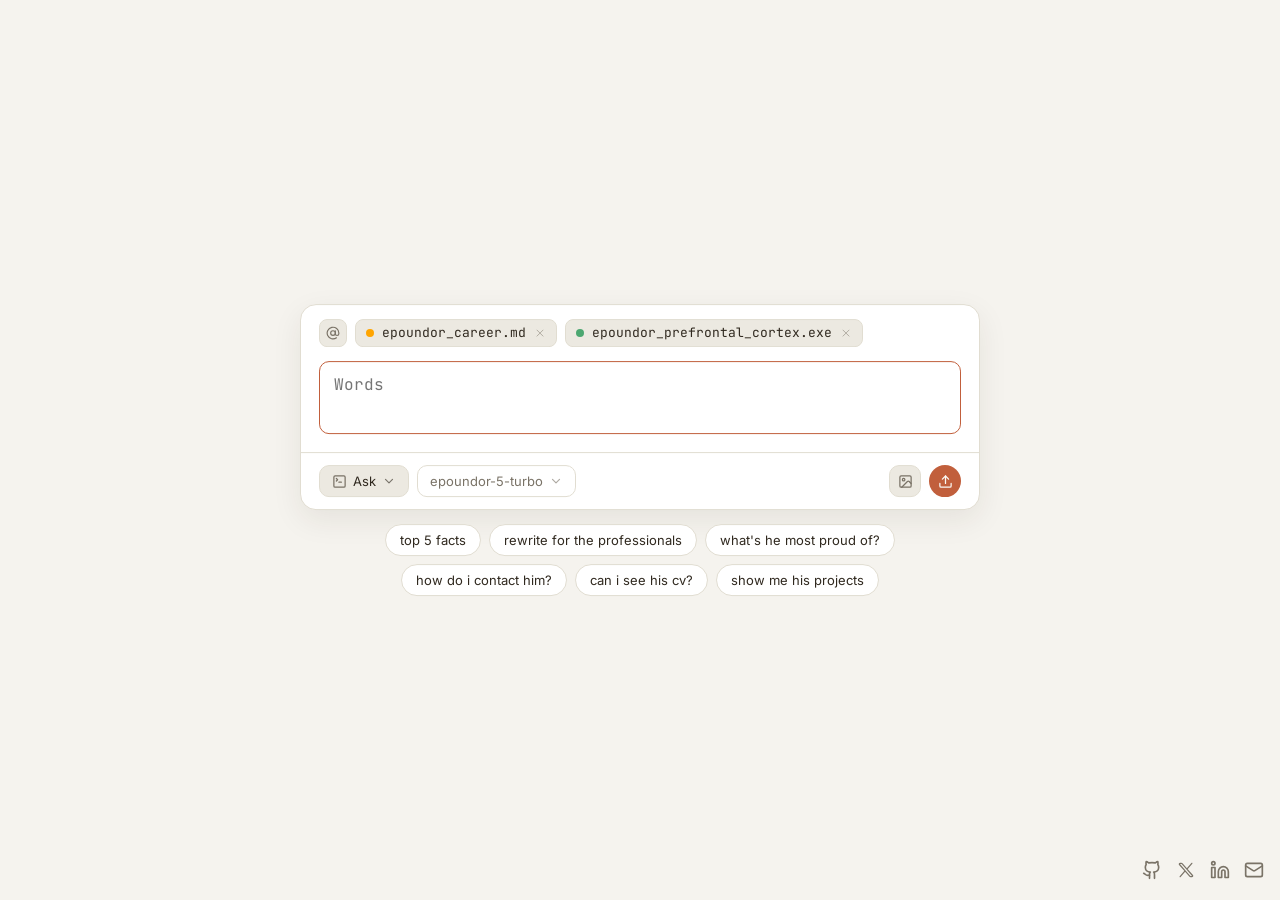
<file: index.html>
<!doctype html>
<html lang="en">
  <head>
    <meta charset="utf-8" />
    <meta name="viewport" content="width=device-width, initial-scale=1" />
    <title>Epoundor Freedauss TANDA</title>
    <meta
      name="description"
      content="Software engineer, professional bug creator"
    />
    <link rel="icon" type="image/svg+xml" href="favicon.png" />
    <link rel="preconnect" href="https://fonts.googleapis.com" />
    <link rel="preconnect" href="https://fonts.gstatic.com" crossorigin />
    <link
      href="https://fonts.googleapis.com/css2?family=Fraunces:opsz,wght@9..144,400;9..144,500;9..144,600&family=Inter:wght@400;500;600&family=JetBrains+Mono:wght@400;500&display=swap"
      rel="stylesheet"
    />

    <link rel="stylesheet" href="style.css" />
  </head>
  <body>
    <main class="stage">
      <div class="thread" id="thread" aria-live="polite"></div>

      <div class="prompt-wrap" id="promptWrap">
        <form class="prompt-box" id="promptForm">
          <div class="chip-row">
            <span class="at-icon" aria-hidden="true">
              <svg
                viewBox="0 0 24 24"
                fill="none"
                stroke="currentColor"
                stroke-width="2"
                stroke-linecap="round"
                stroke-linejoin="round"
              >
                <circle cx="12" cy="12" r="4"></circle>
                <path d="M16 8v5a3 3 0 0 0 6 0v-1a10 10 0 1 0-4 8"></path>
              </svg>
            </span>
            <span class="file-chip">
              <span class="dot orange"></span>
              <span class="chip-name">epoundor_career.md</span>
              <svg
                class="x-icon"
                viewBox="0 0 24 24"
                fill="none"
                stroke="currentColor"
                stroke-width="2"
                stroke-linecap="round"
                stroke-linejoin="round"
                aria-hidden="true"
              >
                <path d="M18 6 6 18"></path>
                <path d="m6 6 12 12"></path>
              </svg>
            </span>
            <span class="file-chip">
              <span class="dot"></span>
              <span class="chip-name">epoundor_prefrontal_cortex.exe</span>
              <svg
                class="x-icon"
                viewBox="0 0 24 24"
                fill="none"
                stroke="currentColor"
                stroke-width="2"
                stroke-linecap="round"
                stroke-linejoin="round"
                aria-hidden="true"
              >
                <path d="M18 6 6 18"></path>
                <path d="m6 6 12 12"></path>
              </svg>
            </span>
          </div>

          <textarea id="promptInput" placeholder="Words" rows="2"></textarea>

          <div class="controls-row">
            <div class="left-controls">
              <button type="button" class="pill" disabled>
                <svg
                  viewBox="0 0 24 24"
                  fill="none"
                  stroke="currentColor"
                  stroke-width="2"
                  stroke-linecap="round"
                  stroke-linejoin="round"
                  class="pill-icon"
                  aria-hidden="true"
                >
                  <path d="m7 11 2-2-2-2"></path>
                  <path d="M11 13h4"></path>
                  <rect width="18" height="18" x="3" y="3" rx="2" ry="2"></rect>
                </svg>
                <span>Ask</span>
                <svg
                  viewBox="0 0 24 24"
                  fill="none"
                  stroke="currentColor"
                  stroke-width="2"
                  stroke-linecap="round"
                  stroke-linejoin="round"
                  class="chevron"
                  aria-hidden="true"
                >
                  <path d="m6 9 6 6 6-6"></path>
                </svg>
              </button>
              <button type="button" class="pill ghost" disabled>
                <span>epoundor-5-turbo</span>
                <svg
                  viewBox="0 0 24 24"
                  fill="none"
                  stroke="currentColor"
                  stroke-width="2"
                  stroke-linecap="round"
                  stroke-linejoin="round"
                  class="chevron"
                  aria-hidden="true"
                >
                  <path d="m6 9 6 6 6-6"></path>
                </svg>
              </button>
            </div>
            <div class="right-controls">
              <button
                type="button"
                class="icon-btn"
                disabled
                aria-label="image"
              >
                <svg
                  viewBox="0 0 24 24"
                  fill="none"
                  stroke="currentColor"
                  stroke-width="2"
                  stroke-linecap="round"
                  stroke-linejoin="round"
                  aria-hidden="true"
                >
                  <rect width="18" height="18" x="3" y="3" rx="2" ry="2"></rect>
                  <circle cx="9" cy="9" r="2"></circle>
                  <path d="m21 15-3.086-3.086a2 2 0 0 0-2.828 0L6 21"></path>
                </svg>
              </button>
              <button type="submit" class="send-btn" aria-label="send">
                <svg
                  viewBox="0 0 24 24"
                  fill="none"
                  stroke="currentColor"
                  stroke-width="2"
                  stroke-linecap="round"
                  stroke-linejoin="round"
                  aria-hidden="true"
                >
                  <path d="M12 3v12"></path>
                  <path d="m17 8-5-5-5 5"></path>
                  <path d="M21 15v4a2 2 0 0 1-2 2H5a2 2 0 0 1-2-2v-4"></path>
                </svg>
              </button>
            </div>
          </div>
        </form>

        <div class="suggestions" id="suggestions">
          <button
            type="button"
            class="suggestion-chip"
            data-prompt="top 5 facts"
          >
            top 5 facts
          </button>
          <button
            type="button"
            class="suggestion-chip"
            data-prompt="rewrite for the professionals"
          >
            rewrite for the professionals
          </button>
          <button
            type="button"
            class="suggestion-chip"
            data-prompt="what's he most proud of?"
          >
            what's he most proud of?
          </button>
          <button
            type="button"
            class="suggestion-chip"
            data-prompt="how do i contact him?"
          >
            how do i contact him?
          </button>
          <button
            type="button"
            class="suggestion-chip"
            data-prompt="can i see his cv?"
          >
            can i see his cv?
          </button>
          <button
            type="button"
            class="suggestion-chip"
            data-prompt="show me his projects"
          >
            show me his projects
          </button>
        </div>
      </div>
    </main>

    <nav class="social-nav" id="socialNav">
      <a
        href="https://github.com/epoundor"
        target="_blank"
        rel="noopener noreferrer"
        class="social-link"
        aria-label="GitHub"
      >
        <svg
          viewBox="0 0 24 24"
          fill="none"
          stroke="currentColor"
          stroke-width="2"
          stroke-linecap="round"
          stroke-linejoin="round"
          aria-hidden="true"
        >
          <path
            d="M15 22v-4a4.8 4.8 0 0 0-1-3.5c3 0 6-2 6-5.5.08-1.25-.27-2.48-1-3.5.28-1.15.28-2.35 0-3.5 0 0-1 0-3 1.5-2.64-.5-5.36-.5-8 0C6 2 5 2 5 2c-.3 1.15-.3 2.35 0 3.5A5.403 5.403 0 0 0 4 9c0 3.5 3 5.5 6 5.5-.39.49-.68 1.05-.85 1.65-.17.6-.22 1.23-.15 1.85v4"
          ></path>
          <path d="M9 18c-4.51 2-5-2-7-2"></path>
        </svg>
      </a>
      <a
        href="https://x.com/epoundev"
        target="_blank"
        rel="noopener noreferrer"
        class="social-link"
        aria-label="X"
      >
        <svg
          viewBox="0 0 24 24"
          fill="none"
          stroke="currentColor"
          stroke-width="2"
          stroke-linecap="round"
          stroke-linejoin="round"
          aria-hidden="true"
        >
          <path
            fill="none"
            stroke="currentColor"
            stroke-linecap="round"
            stroke-linejoin="round"
            stroke-width="1.5"
            d="m19 4l-5.93 6.93M5 20l5.93-6.93m2.14-2.14L7.275 4.343A1.06 1.06 0 0 0 6.481 4H5.007c-.836 0-1.307.85-.793 1.435l6.716 7.635l5.795 6.587c.19.216.483.343.794.343h1.474c.836 0 1.307-.85.793-1.435z"
          />
        </svg>
      </a>
      <a
        href="https://www.linkedin.com/in/freedauss-epoundor-tanda/"
        target="_blank"
        rel="noopener noreferrer"
        class="social-link"
        aria-label="LinkedIn"
      >
        <svg
          viewBox="0 0 24 24"
          fill="none"
          stroke="currentColor"
          stroke-width="2"
          stroke-linecap="round"
          stroke-linejoin="round"
          aria-hidden="true"
        >
          <path
            d="M16 8a6 6 0 0 1 6 6v7h-4v-7a2 2 0 0 0-2-2 2 2 0 0 0-2 2v7h-4v-7a6 6 0 0 1 6-6z"
          ></path>
          <rect width="4" height="12" x="2" y="9"></rect>
          <circle cx="4" cy="4" r="2"></circle>
        </svg>
      </a>
      <a
        href="mailto:freedausstanda@gmail.com"
        class="social-link"
        aria-label="Email"
      >
        <svg
          viewBox="0 0 24 24"
          fill="none"
          stroke="currentColor"
          stroke-width="2"
          stroke-linecap="round"
          stroke-linejoin="round"
          aria-hidden="true"
        >
          <rect width="20" height="16" x="2" y="4" rx="2"></rect>
          <path d="m22 7-8.97 5.7a1.94 1.94 0 0 1-2.06 0L2 7"></path>
        </svg>
      </a>
    </nav>

    <script type="module" src="projects.js"></script>
    <script type="module" src="script.js"></script>
  </body>
</html>
</file>
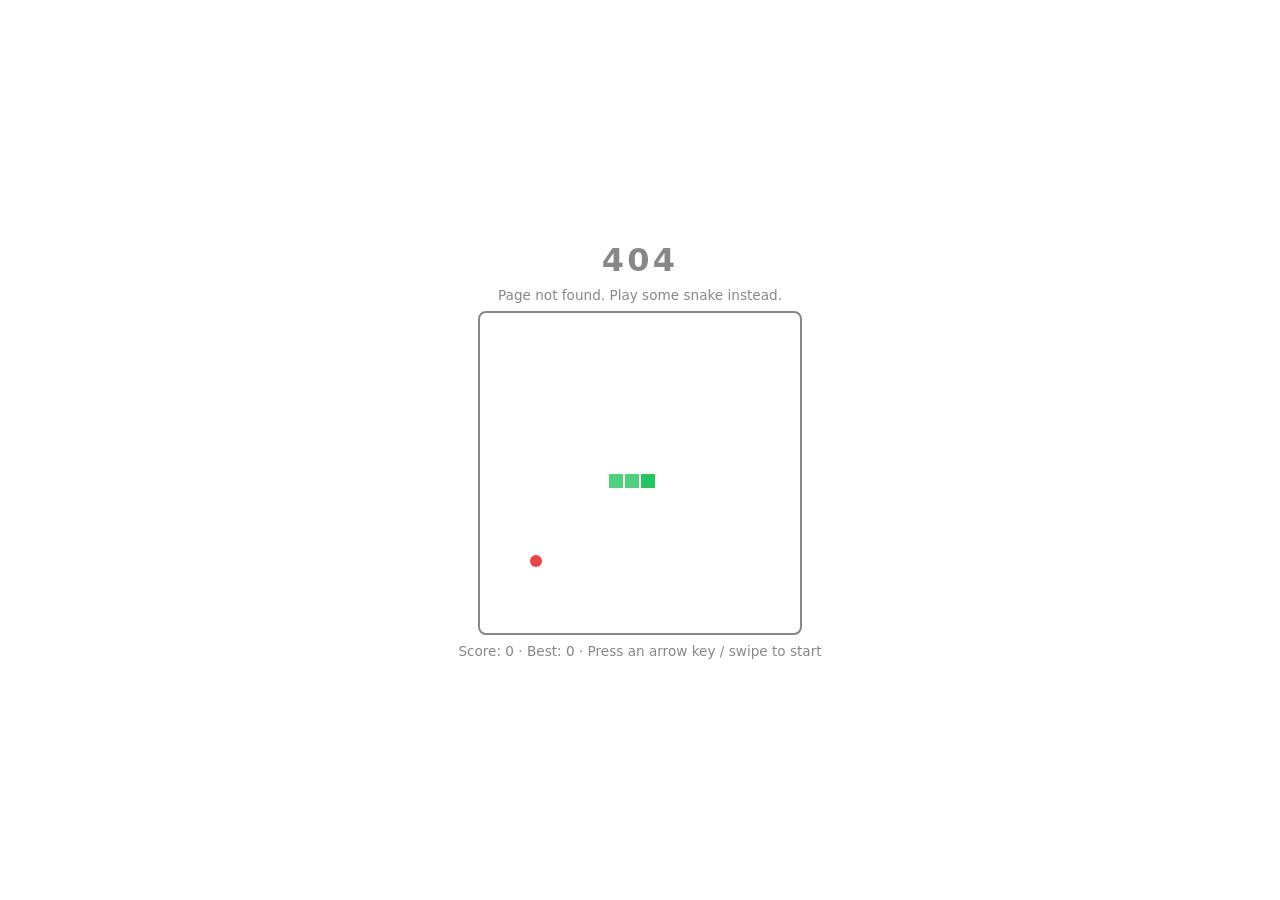
<file: 404/snake.html>
<!DOCTYPE html>
<html lang="en">
<head>
  <meta charset="UTF-8">
  <meta name="viewport" content="width=device-width, initial-scale=1.0">
  <title>404 – Snake</title>
  <style>
    :root {
      --text: #888;
      --border: #888;
      --bg: transparent;
    }
    html, body {
      margin: 0;
      height: 100%;
      background: var(--bg);
      font-family: system-ui, -apple-system, sans-serif;
      color: var(--text);
    }
    body {
      display: flex;
      flex-direction: column;
      align-items: center;
      justify-content: center;
      gap: 8px;
      user-select: none;
      touch-action: none;
    }
    h1 { margin: 0; font-size: 2rem; letter-spacing: .1em; }
    p { margin: 0; font-size: .85rem; }
    canvas {
      background: transparent;
      border: 2px solid var(--border);
      border-radius: 8px;
      max-width: 92vw;
      max-height: 70vh;
    }
  </style>
</head>
<body>
  <h1>404</h1>
  <p>Page not found. Play some snake instead.</p>
  <canvas id="c" width="320" height="320"></canvas>
  <p id="info">Score: 0 · Press an arrow key / swipe to start</p>

<script>
  const canvas = document.getElementById('c');
  const ctx = canvas.getContext('2d');
  const info = document.getElementById('info');
  const CELL = 16;

  // Style/config via URL params, e.g. ?snake=ff0000&food=ffff00&speed=80&grid=24&title=0
  // Colors: hex without '#' (ff0000, f00) or any CSS color name/function (encoded).
  const params = new URLSearchParams(location.search);
  const color = (key, fallback) => {
    let v = (params.get(key) || '').trim();
    if (/^([0-9a-f]{3,4}|[0-9a-f]{6}|[0-9a-f]{8})$/i.test(v)) v = '#' + v;
    return v && CSS.supports('color', v) ? v : fallback;
  };
  const num = (key, fallback, min, max) => {
    const n = parseInt(params.get(key), 10);
    return Number.isFinite(n) ? Math.min(max, Math.max(min, n)) : fallback;
  };
  const off = key => ['0', 'false', 'no'].includes(params.get(key));

  const SNAKE_COLOR = color('snake', '#22c55e');
  const FOOD_COLOR = color('food', '#ef4444');
  const SPEED = num('speed', 110, 30, 500); // ms per tick
  const rootStyle = document.documentElement.style;
  rootStyle.setProperty('--text', color('text', '#888'));
  rootStyle.setProperty('--border', color('border', '#888'));
  rootStyle.setProperty('--bg', color('bg', 'transparent'));
  if (off('title')) document.querySelector('h1').hidden = document.querySelector('p').hidden = true;
  if (off('border')) canvas.style.border = 'none';
  const N = num('grid', 20, 8, 40); // cells per side
  canvas.width = canvas.height = N * CELL;

  let snake, dir, nextDir, food, score, timer, best = 0;

  function reset() {
    const m = Math.floor(N / 2);
    snake = [{ x: m, y: m }, { x: m - 1, y: m }, { x: m - 2, y: m }];
    dir = nextDir = null;
    score = 0;
    placeFood();
    clearInterval(timer);
    draw();
    updateInfo('Press an arrow key / swipe to start');
  }

  function placeFood() {
    do {
      food = { x: Math.floor(Math.random() * N), y: Math.floor(Math.random() * N) };
    } while (snake.some(s => s.x === food.x && s.y === food.y));
  }

  function updateInfo(msg) {
    info.textContent = `Score: ${score} · Best: ${best} · ${msg}`;
  }

  function start() {
    clearInterval(timer);
    timer = setInterval(tick, SPEED);
  }

  function setDir(d) {
    if (dir && d.x === -dir.x && d.y === -dir.y) return;
    if (!dir) start();
    nextDir = d;
    if (!dir) dir = d;
  }

  function tick() {
    dir = nextDir;
    const head = { x: snake[0].x + dir.x, y: snake[0].y + dir.y };
    const hitWall = head.x < 0 || head.y < 0 || head.x >= N || head.y >= N;
    if (hitWall || snake.some(s => s.x === head.x && s.y === head.y)) {
      clearInterval(timer);
      best = Math.max(best, score);
      updateInfo('Game over – press Space / tap to retry');
      dir = nextDir = null;
      over = true;
      return;
    }
    snake.unshift(head);
    if (head.x === food.x && head.y === food.y) {
      score++;
      placeFood();
      updateInfo('');
    } else {
      snake.pop();
    }
    draw();
  }

  function draw() {
    ctx.clearRect(0, 0, canvas.width, canvas.height);
    ctx.fillStyle = FOOD_COLOR;
    ctx.beginPath();
    ctx.arc(food.x * CELL + CELL / 2, food.y * CELL + CELL / 2, CELL / 2 - 2, 0, Math.PI * 2);
    ctx.fill();
    ctx.fillStyle = SNAKE_COLOR;
    snake.forEach((s, i) => {
      ctx.globalAlpha = i === 0 ? 1 : 0.8;
      ctx.fillRect(s.x * CELL + 1, s.y * CELL + 1, CELL - 2, CELL - 2);
    });
    ctx.globalAlpha = 1;
  }

  let over = false;
  const KEYS = {
    ArrowUp: { x: 0, y: -1 }, w: { x: 0, y: -1 },
    ArrowDown: { x: 0, y: 1 }, s: { x: 0, y: 1 },
    ArrowLeft: { x: -1, y: 0 }, a: { x: -1, y: 0 },
    ArrowRight: { x: 1, y: 0 }, d: { x: 1, y: 0 },
  };

  function control(d) {
    if (over) { over = false; reset(); }
    setDir(d);
  }

  addEventListener('keydown', e => {
    if (e.key === ' ' && over) { over = false; reset(); e.preventDefault(); return; }
    const d = KEYS[e.key] || KEYS[e.key.toLowerCase()];
    if (d) { e.preventDefault(); control(d); }
  });

  // Swipe controls; a tap restarts after game over
  let t0 = null;
  addEventListener('touchstart', e => { t0 = e.touches[0]; }, { passive: true });
  addEventListener('touchend', e => {
    if (!t0) return;
    const t = e.changedTouches[0];
    const dx = t.clientX - t0.clientX, dy = t.clientY - t0.clientY;
    t0 = null;
    if (Math.max(Math.abs(dx), Math.abs(dy)) < 20) { if (over) { over = false; reset(); } return; }
    control(Math.abs(dx) > Math.abs(dy) ? { x: Math.sign(dx), y: 0 } : { x: 0, y: Math.sign(dy) });
  });

  reset();
</script>
</body>
</html>
</file>
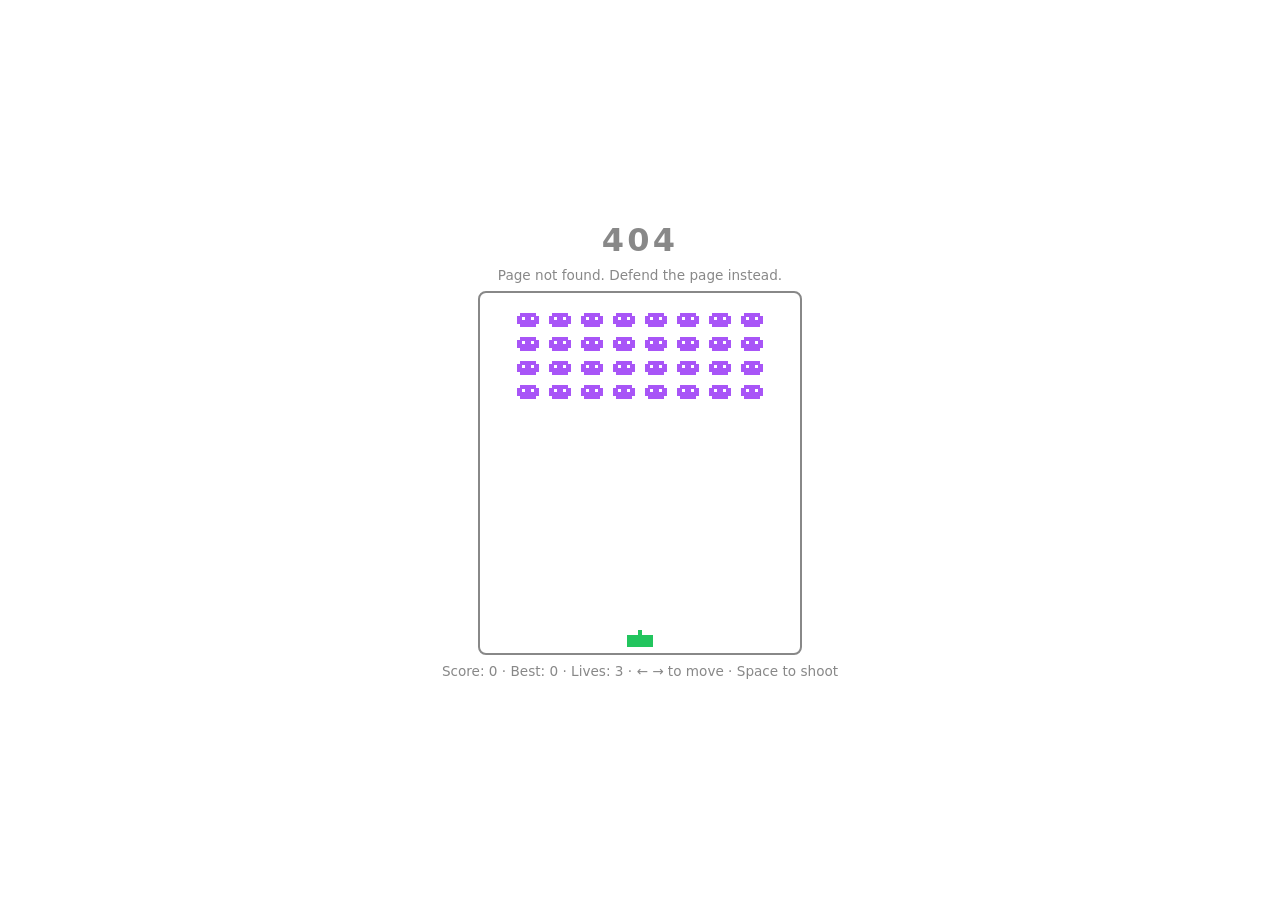
<file: 404/spaceinvaders.html>
<!DOCTYPE html>
<html lang="en">
<head>
  <meta charset="UTF-8">
  <meta name="viewport" content="width=device-width, initial-scale=1.0">
  <title>404 – Space Invaders</title>
  <style>
    :root {
      --text: #888;
      --border: #888;
      --bg: transparent;
    }
    html, body {
      margin: 0;
      height: 100%;
      background: var(--bg);
      font-family: system-ui, -apple-system, sans-serif;
      color: var(--text);
    }
    body {
      display: flex;
      flex-direction: column;
      align-items: center;
      justify-content: center;
      gap: 8px;
      user-select: none;
      touch-action: none;
    }
    h1 { margin: 0; font-size: 2rem; letter-spacing: .1em; }
    p { margin: 0; font-size: .85rem; }
    canvas {
      background: transparent;
      border: 2px solid var(--border);
      border-radius: 8px;
      max-width: 92vw;
      max-height: 65vh;
    }
  </style>
</head>
<body>
  <h1>404</h1>
  <p>Page not found. Defend the page instead.</p>
  <canvas id="c" width="320" height="360"></canvas>
  <p id="info"></p>

<script>
  // Style/config via URL params, e.g. ?player=00ff00&enemy=ff00ff&bullet=fff&speed=150&cols=6&rows=3&lives=5&title=0
  // Colors: hex without '#' (ff0000, f00) or any CSS color name/function (encoded).
  const params = new URLSearchParams(location.search);
  const color = (key, fallback) => {
    let v = (params.get(key) || '').trim();
    if (/^([0-9a-f]{3,4}|[0-9a-f]{6}|[0-9a-f]{8})$/i.test(v)) v = '#' + v;
    return v && CSS.supports('color', v) ? v : fallback;
  };
  const num = (key, fallback, min, max) => {
    const n = parseInt(params.get(key), 10);
    return Number.isFinite(n) ? Math.min(max, Math.max(min, n)) : fallback;
  };
  const off = key => ['0', 'false', 'no'].includes(params.get(key));

  const PLAYER_COLOR = color('player', '#22c55e');
  const ENEMY_COLOR = color('enemy', '#a855f7');
  const BULLET_COLOR = color('bullet', '#22c55e');
  const ENEMY_BULLET_COLOR = color('enemybullet', '#ef4444');
  const SPEED = num('speed', 100, 20, 300);   // % of base game speed
  const COLS = num('cols', 8, 3, 12);
  const ROWS = num('rows', 4, 1, 8);
  const LIVES = num('lives', 3, 1, 9);
  const rootStyle = document.documentElement.style;
  rootStyle.setProperty('--text', color('text', '#888'));
  rootStyle.setProperty('--border', color('border', '#888'));
  rootStyle.setProperty('--bg', color('bg', 'transparent'));

  const canvas = document.getElementById('c');
  const ctx = canvas.getContext('2d');
  const info = document.getElementById('info');
  if (off('title')) document.querySelector('h1').hidden = document.querySelector('p').hidden = true;
  if (off('border')) canvas.style.border = 'none';

  const W = canvas.width, H = canvas.height;
  const EW = 22, EH = 14, GAP = 10;      // enemy size and spacing
  const PW = 26, PH = 12;                // player size
  let player, bullets, enemyBullets, enemies, enemyDir, score, best = 0, lives, wave, over, started, keys, lastShot, last, touchX;

  function reset() {
    score = 0; lives = LIVES; wave = 1; over = false; started = false;
    player = { x: W / 2 - PW / 2 };
    bullets = []; enemyBullets = []; keys = {}; lastShot = 0; touchX = null;
    spawnWave();
    updateInfo('← → to move · Space to shoot');
  }

  function spawnWave() {
    enemies = [];
    const left = (W - (COLS * (EW + GAP) - GAP)) / 2;
    for (let r = 0; r < ROWS; r++)
      for (let c = 0; c < COLS; c++)
        enemies.push({ x: left + c * (EW + GAP), y: 20 + r * (EH + GAP) });
    enemyDir = 1;
    enemyBullets = [];
  }

  function updateInfo(msg) {
    info.textContent = `Score: ${score} · Best: ${best} · Lives: ${lives}` + (msg ? ` · ${msg}` : '');
  }

  function shoot(now) {
    if (now - lastShot < 350) return;
    lastShot = now;
    bullets.push({ x: player.x + PW / 2, y: H - PH - 14 });
  }

  function lose() {
    over = true;
    best = Math.max(best, score);
    updateInfo('Game over – Space / tap to retry');
  }

  function update(dt, now) {
    const k = SPEED / 100;
    // player
    const move = 200 * dt;
    if (touchX !== null) player.x += Math.max(-move, Math.min(move, touchX - PW / 2 - player.x));
    if (keys.left) player.x -= move;
    if (keys.right) player.x += move;
    player.x = Math.max(0, Math.min(W - PW, player.x));
    if (keys.fire || touchX !== null) shoot(now);

    // player bullets
    bullets.forEach(b => b.y -= 320 * dt);
    bullets = bullets.filter(b => b.y > -8);

    // enemies: speed grows as they die and with each wave
    const alive = enemies.length;
    const vx = (25 + (ROWS * COLS - alive) * 3 + wave * 8) * k;
    let edge = false;
    enemies.forEach(e => {
      e.x += enemyDir * vx * dt;
      if (e.x < 4 || e.x + EW > W - 4) edge = true;
    });
    if (edge) {
      enemyDir *= -1;
      enemies.forEach(e => { e.y += 10; e.x += enemyDir * 2; });
    }

    // enemy fire
    if (alive && Math.random() < (0.6 + wave * 0.2) * k * dt) {
      const e = enemies[Math.floor(Math.random() * alive)];
      enemyBullets.push({ x: e.x + EW / 2, y: e.y + EH });
    }
    enemyBullets.forEach(b => b.y += 140 * k * dt);
    enemyBullets = enemyBullets.filter(b => b.y < H + 8);

    // bullet vs enemy
    bullets = bullets.filter(b => {
      const i = enemies.findIndex(e => b.x >= e.x && b.x <= e.x + EW && b.y >= e.y && b.y <= e.y + EH);
      if (i < 0) return true;
      enemies.splice(i, 1);
      score += 10;
      updateInfo('');
      return false;
    });

    // enemy bullet vs player
    const py = H - PH - 6;
    enemyBullets = enemyBullets.filter(b => {
      if (b.x < player.x || b.x > player.x + PW || b.y < py || b.y > py + PH) return true;
      lives--;
      updateInfo('');
      if (lives <= 0) lose();
      return false;
    });

    if (enemies.some(e => e.y + EH >= py)) lose();
    if (!over && !enemies.length) { wave++; spawnWave(); updateInfo(`Wave ${wave}`); }
  }

  function draw() {
    ctx.clearRect(0, 0, W, H);
    ctx.fillStyle = PLAYER_COLOR;
    const py = H - PH - 6;
    ctx.fillRect(player.x, py, PW, PH);
    ctx.fillRect(player.x + PW / 2 - 2, py - 5, 4, 5);
    ctx.fillStyle = ENEMY_COLOR;
    enemies.forEach(e => {
      ctx.fillRect(e.x, e.y + 3, EW, EH - 6);
      ctx.fillRect(e.x + 3, e.y, EW - 6, EH);
      ctx.clearRect(e.x + 5, e.y + 4, 3, 3);
      ctx.clearRect(e.x + EW - 8, e.y + 4, 3, 3);
    });
    ctx.fillStyle = BULLET_COLOR;
    bullets.forEach(b => ctx.fillRect(b.x - 1, b.y, 2, 8));
    ctx.fillStyle = ENEMY_BULLET_COLOR;
    enemyBullets.forEach(b => ctx.fillRect(b.x - 1, b.y, 2, 8));
  }

  function frame(now) {
    const dt = Math.min(0.05, (now - (last || now)) / 1000);
    last = now;
    if (started && !over) update(dt, now);
    draw();
    requestAnimationFrame(frame);
  }

  function begin() {
    if (over) reset();
    started = true;
  }

  const KEYS = { ArrowLeft: 'left', a: 'left', ArrowRight: 'right', d: 'right', ' ': 'fire' };
  addEventListener('keydown', e => {
    const k = KEYS[e.key] || KEYS[e.key.toLowerCase()];
    if (!k) return;
    e.preventDefault();
    begin();
    keys[k] = true;
  });
  addEventListener('keyup', e => {
    const k = KEYS[e.key] || KEYS[e.key.toLowerCase()];
    if (k) keys[k] = false;
  });

  // Touch: drag to move, the ship auto-fires while touching; tap to restart
  const toGameX = t => (t.clientX - canvas.getBoundingClientRect().left) * W / canvas.getBoundingClientRect().width;
  const touch = e => { begin(); touchX = toGameX(e.touches[0]); };
  addEventListener('touchstart', touch, { passive: true });
  addEventListener('touchmove', touch, { passive: true });
  addEventListener('touchend', () => { touchX = null; });

  reset();
  requestAnimationFrame(frame);
</script>
</body>
</html>
</file>
<file: style.css>
:root {
  --bg: #F5F3EE;
  --surface: #FFFFFF;
  --surface-soft: #ECE9E1;
  --border: #E1DDD1;
  --text: #30291F;
  --text-soft: #7A7367;
  --accent: #C15F3C;
  --accent-hover: #A94F30;
  --accent-soft: #F0DAC9;
  --user-bubble: #E8E4D9;
  --font-serif: 'Fraunces', Georgia, serif;
  --font-sans: 'Inter', -apple-system, BlinkMacSystemFont, sans-serif;
  --font-mono: 'JetBrains Mono', ui-monospace, monospace;
  --tooltip-bg: #FAF9F5;
  --tooltip-color:#30291F;
  color-scheme: light;
}

@media (prefers-color-scheme: dark) {
  :root:not([data-theme="light"]) {
    --bg: #26241E;
    --surface: #302D26;
    --surface-soft: #3A362D;
    --border: #46412F;
    --text: #F1EDE2;
    --text-soft: #A39C8B;
    --accent: #E2825F;
    --accent-hover: #EF9772;
    --accent-soft: #4A3728;
    --user-bubble: #3A362D;
    color-scheme: dark;
  }
}

:root[data-theme="dark"] {
  --bg: #26241E;
  --surface: #302D26;
  --surface-soft: #3A362D;
  --border: #46412F;
  --text: #F1EDE2;
  --text-soft: #A39C8B;
  --accent: #E2825F;
  --accent-hover: #EF9772;
  --accent-soft: #4A3728;
  --user-bubble: #3A362D;
  --tooltip-bg: #26241E;
  --tooltip-color: #F1EDE2;
  color-scheme: dark;
}

* { box-sizing: border-box; }

html, body {
  margin: 0;
  padding: 0;
  height: 100%;
  overflow: hidden;
  background: var(--bg);
  color: var(--text);
  font-family: var(--font-sans);
}

.stage {
  height: 100dvh;
  display: flex;
  flex-direction: column;
  padding: 16px;
  position: relative;
}

/* ---------- conversation thread ---------- */

.thread {
  flex: 1;
  min-height: 0;
  overflow-y: auto;
  scrollbar-width: none; 
  -ms-overflow-style: none; 
  scroll-behavior: smooth;
  width: 100%;
  max-width: 680px;
  margin: 0 auto;
  padding: 24px 4px 200px;
  display: flex;
  flex-direction: column;
  gap: 20px;
}
.thread::-webkit-scrollbar {
  display: none;
}

.msg {
  max-width: 90%;
  scroll-margin-bottom: 190px;
  animation: msg-rise 0.35s ease both;
}

@keyframes msg-rise {
  from { opacity: 0; transform: translateY(8px); }
  to { opacity: 1; transform: translateY(0); }
}

.msg.user {
  align-self: flex-end;
  background: var(--user-bubble);
  border-radius: 16px 16px 4px 16px;
  padding: 10px 16px;
  font-size: 15px;
}

.msg.assistant:last-child {
  margin-bottom: 100px;
}

.msg.assistant {
  align-self: flex-start;
  padding: 4px 2px;
  font-size: 15px;
  line-height: 1.65;
}

.msg.assistant .avatar-row {
  display: flex;
  align-items: center;
  gap: 8px;
  margin-bottom: 8px;
}

.msg.assistant .avatar {
  width: 22px;
  height: 22px;
  background-image: url("favicon.png");
  background-size: cover;
  background-position: center;
  flex-shrink: 0;
}

.msg.assistant .model-name {
  font-family: var(--font-mono);
  font-size: 12px;
  color: var(--text-soft);
}

.typing {
  display: flex;
  gap: 4px;
  padding: 6px 2px;
}
.typing span {
  width: 6px;
  height: 6px;
  border-radius: 50%;
  background: var(--text-soft);
  animation: bounce 1.2s infinite ease-in-out;
}
.typing span:nth-child(2) { animation-delay: 0.15s; }
.typing span:nth-child(3) { animation-delay: 0.3s; }

@keyframes bounce {
  0%, 80%, 100% { transform: translateY(0); opacity: 0.4; }
  40% { transform: translateY(-4px); opacity: 1; }
}

.footnote {
  cursor: pointer;
  border-bottom: 1px solid var(--border);
  font-weight: 500;
}
.footnote sup {
  color: var(--accent);
  font-size: 11px;
  margin-left: 1px;
}

.ref-grid {
  margin-top: 14px;
  display: grid;
  grid-template-columns: repeat(auto-fit, minmax(140px, 1fr));
  gap: 10px;
}
.project-grid{
  margin-top: 14px;
  display: grid;
  grid-template-columns: repeat(auto-fit, minmax(200px, 1fr));
  gap: 10px;
}

.ref-card {
  display: block;
  background: var(--surface);
  border: 1px solid var(--border);
  border-radius: 10px;
  padding: 12px;
  text-decoration: none;
  color: var(--text);
  transition: background 0.15s;
}
.ref-card:hover {
  background: var(--surface-soft);
}
.ref-card .ref-host {
  font-size: 11px;
  color: var(--text-soft);
  margin-bottom: 4px;
}
.ref-card .ref-title {
  font-family: var(--font-serif);
  font-size: 14px;
  margin-bottom: 2px;
}
.ref-card .ref-desc {
  font-size: 12px;
  color: var(--text-soft);
}

.contrib-wrap {
  margin-top: 14px;
  border: 1px solid var(--border);
  border-radius: 10px;
  padding: 12px;
  background: var(--surface);
  overflow-x: auto;
}
.contrib-loading {
  font-size: 12px;
  color: var(--text-soft);
}

.contrib-grid {
  display: flex;
  gap: 3px;
  min-width: 480px;
}
.contrib-col {
  display: flex;
  flex-direction: column;
  gap: 3px;
}
.contrib-cell {
  width: 10px;
  height: 10px;
  border-radius: 2px;
  background: var(--surface-soft);
}
.contrib-cell[data-level="1"] { background: var(--accent-soft); }
.contrib-cell[data-level="2"] { background: color-mix(in srgb, var(--accent) 45%, var(--surface-soft)); }
.contrib-cell[data-level="3"] { background: color-mix(in srgb, var(--accent) 75%, var(--surface-soft)); }
.contrib-cell[data-level="4"] { background: var(--accent); }

.contrib-caption {
  font-size: 12px;
  color: var(--text-soft);
  margin-top: 8px;
}

.photo-card {
  position: relative;
  aspect-ratio: 1;
  border-radius: 10px;
  overflow: hidden;
  border: 1px solid var(--border);
  background: var(--surface-soft);
}
.photo-card img {
  width: 100%;
  height: 100%;
  object-fit: cover;
  display: block;
}
.photo-card .photo-fallback {
  display: none;
  position: absolute;
  inset: 0;
  align-items: center;
  justify-content: center;
  text-align: center;
  padding: 10px;
  font-size: 11px;
  color: var(--text-soft);
}
.photo-card.photo-missing img {
  display: none;
}
.photo-card.photo-missing .photo-fallback {
  display: flex;
}
.photo-card .photo-caption {
  position: absolute;
  left: 0;
  right: 0;
  bottom: 0;
  padding: 16px 8px 6px;
  font-size: 11px;
  color: #FAF9F5;
  background: linear-gradient(transparent, rgba(0, 0, 0, 0.55));
}
.photo-card.photo-missing .photo-caption {
  display: none;
}

.msg.assistant a {
  color: var(--accent);
}

/* ---------- prompt box ---------- */

.prompt-wrap {
  width: 100%;
  max-width: 680px;
  margin: 0 auto;
  position: absolute;
  left: 50%;
  bottom: 50%;
  transform: translate(-50%, 50%);
  transition: bottom 0.5s cubic-bezier(0.22, 1, 0.36, 1), transform 0.5s cubic-bezier(0.22, 1, 0.36, 1);
  opacity: 0;
  animation: rise 0.6s ease 0.15s forwards;
}

.prompt-wrap.docked {
  position: fixed;
  bottom: 0;
  transform: translate(-50%, 0);
  padding-bottom: 16px;
  opacity: 1;
  animation: none;
}

@keyframes rise {
  from { opacity: 0; transform: translate(-50%, 65%); }
  to { opacity: 1; transform: translate(-50%, 50%); }
}

.prompt-box {
  border-radius: 16px;
  border: 1px solid var(--border);
  overflow: hidden;
  background: var(--surface);
  box-shadow: 0 10px 30px rgba(48, 41, 31, 0.08);
  overflow: hidden;
}

.chip-row {
  display: flex;
  align-items: center;
  gap: 8px;
  padding: 14px 18px 0;
  overflow-x: auto;
  scrollbar-width: none;
  -ms-overflow-style: none;
}
.chip-row::-webkit-scrollbar {
  display: none;
}

.at-icon {
  width: 28px;
  height: 28px;
  border-radius: 8px;
  background: var(--surface-soft);
  border: 1px solid var(--border);
  display: flex;
  align-items: center;
  justify-content: center;
  color: var(--text-soft);
  flex-shrink: 0;
}
.at-icon svg { width: 14px; height: 14px; }

.file-chip {
  display: inline-flex;
  align-items: center;
  gap: 8px;
  height: 28px;
  border-radius: 8px;
  background: var(--surface-soft);
  border: 1px solid var(--border);
  padding: 0 10px;
  font-size: 13px;
  font-family: var(--font-mono);
  flex-shrink: 0;
  white-space: nowrap;
}

.file-chip .dot {
  width: 8px;
  height: 8px;
  border-radius: 50%;
  background: #4CA771;
}

.file-chip .dot.orange {
  background: orange;
}

.file-chip .x-icon {
  width: 12px;
  height: 12px;
  color: var(--text-soft);
  opacity: 0.5;
}

textarea#promptInput {
  width: 100%;
  background: transparent;
  border: 1px solid var(--border);
  border-radius: 10px;
  margin: 14px 18px 0;
  width: calc(100% - 36px);
  padding: 10px 14px;
  font-size: 16px;
  font-family: var(--font-mono);
  color: var(--text);
  line-height: 1.6;
  resize: none;
}
textarea#promptInput:focus {
  outline: none;
  border-color: var(--accent);
}

.controls-row {
  display: flex;
  align-items: center;
  justify-content: space-between;
  border-top: 1px solid var(--border);
  padding: 12px 18px;
  margin-top: 14px;
}

.left-controls, .right-controls {
  display: flex;
  align-items: center;
  gap: 8px;
}

.pill {
  display: inline-flex;
  align-items: center;
  gap: 6px;
  height: 32px;
  border-radius: 10px;
  background: var(--surface-soft);
  border: 1px solid var(--border);
  padding: 0 12px;
  font-size: 13px;
  color: var(--text);
  font-family: var(--font-sans);
  cursor: not-allowed;
}
.pill.ghost {
  background: transparent;
  color: var(--text-soft);
}
.pill-icon { width: 15px; height: 15px; color: var(--text-soft); }
.chevron { width: 14px; height: 14px; opacity: 0.6; }

.icon-btn {
  width: 32px;
  height: 32px;
  border-radius: 10px;
  background: var(--surface-soft);
  border: 1px solid var(--border);
  display: flex;
  align-items: center;
  justify-content: center;
  color: var(--text-soft);
  cursor: not-allowed;
}
.icon-btn svg { width: 15px; height: 15px; }

.send-btn {
  width: 32px;
  height: 32px;
  border-radius: 50%;
  background: var(--accent);
  border: none;
  color: #FAF9F5;
  display: flex;
  align-items: center;
  justify-content: center;
  cursor: pointer;
  transition: transform 0.1s, background 0.15s;
}
.send-btn:hover { background: var(--accent-hover); }
.send-btn:active { transform: scale(0.94); }
.send-btn svg { width: 15px; height: 15px; }

.suggestions {
  display: flex;
  flex-wrap: wrap;
  gap: 8px;
  justify-content: center;
  margin-top: 14px;
}

.msg-followups {
  display: flex;
  flex-wrap: wrap;
  gap: 8px;
  margin-top: 12px;
}

.inline-suggestion{
  border-bottom: 2px dotted var(--accent);
  cursor: pointer;
  padding: 0 2px; 
  border-radius: 5px;
  position: relative;
}
.inline-suggestion:hover{
  background-color: var(--accent-soft);
}
.inline-suggestion:hover::after{
    content: attr(data-prompt);
    text-align: center;
    width: max-content;
    bottom: calc(100% + 5px);
    left: 50%;
    transform: translateX(-50%);
    max-width: 240px;
    overflow: hidden;
    padding: .5rem;
    border-radius: .25rem;
    box-shadow: 0 1px 4px #00000024;
    background: var(--tooltip-bg);
    color: var(--tooltip-color);
    z-index: 1000;
    font-size: .9em;
    line-height: 1;
    position: absolute;
}

.suggestion-chip {
  font-family: var(--font-sans);
  font-size: 13px;
  color: var(--text);
  background: var(--surface);
  border: 1px solid var(--border);
  border-radius: 999px;
  padding: 7px 14px;
  cursor: pointer;
  transition: background 0.15s, border-color 0.15s;
}
.suggestion-chip:hover {
  background: var(--surface-soft);
  border-color: var(--accent);
}

.prompt-wrap.docked .suggestions {
  display: none;
}

/* ---------- social nav ---------- */

.social-nav {
  position: fixed;
  bottom: 16px;
  right: 16px;
  display: flex;
  gap: 14px;
}

.social-link {
  color: var(--text-soft);
  opacity: 0;
  animation: fade-in 0.5s ease 0.6s forwards;
  transition: color 0.15s;
}
.social-link:nth-child(2) { animation-delay: 0.7s; }
.social-link:nth-child(3) { animation-delay: 0.8s; }
.social-link:hover { color: var(--accent); }
.social-link svg { width: 20px; height: 20px; }

@keyframes fade-in {
  from { opacity: 0; transform: translateY(4px); }
  to { opacity: 1; transform: translateY(0); }
}

@media (max-width: 640px) {
  .social-nav { display: none; }
  .thread { padding-bottom: 220px; }
}

@media (max-width: 400px) {
  .stage { padding: 12px; }
  .chip-row { padding: 12px 14px 0; }
  .prompt-wrap{
    padding: 12px;
  }
  textarea#promptInput { margin: 12px 14px 0; width: calc(100% - 28px); }
  .controls-row { flex-wrap: wrap; row-gap: 10px; padding: 12px 14px; }
  .pill.ghost { padding: 0 8px; }
}
</file>
